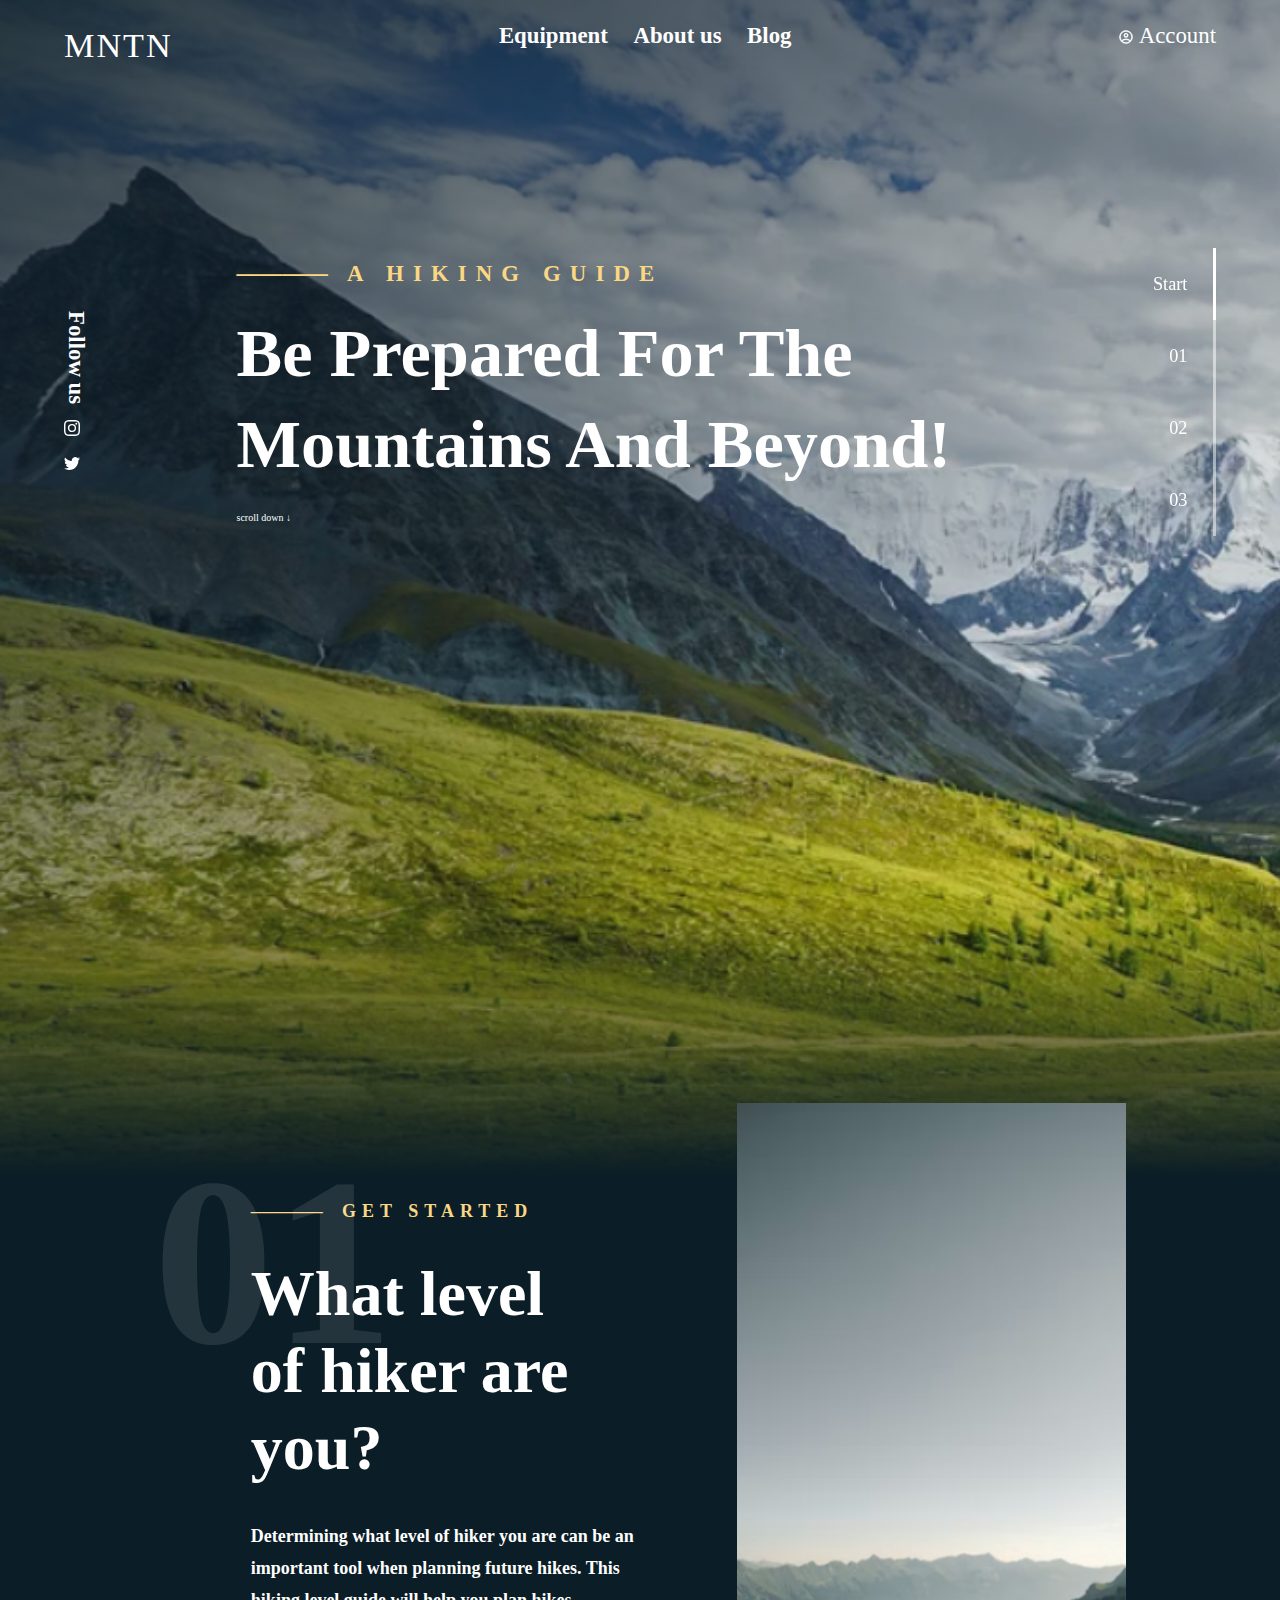
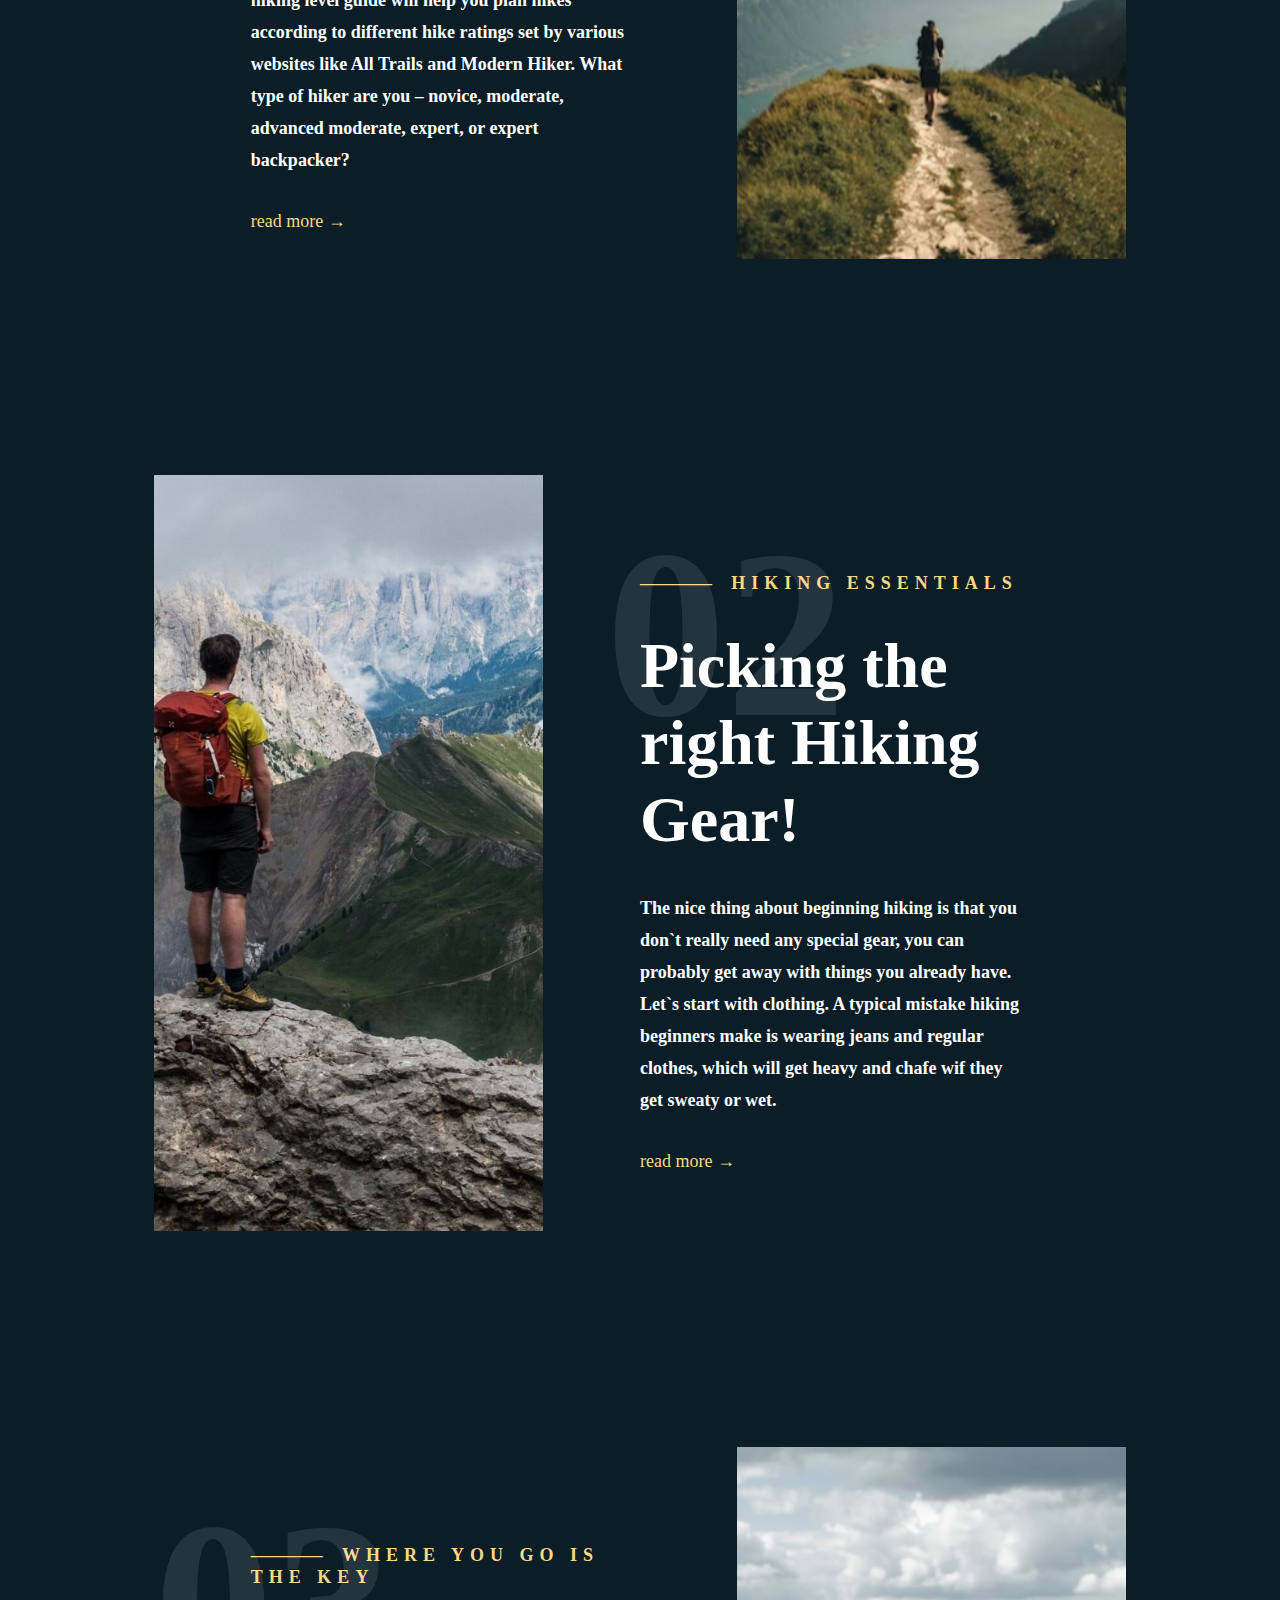
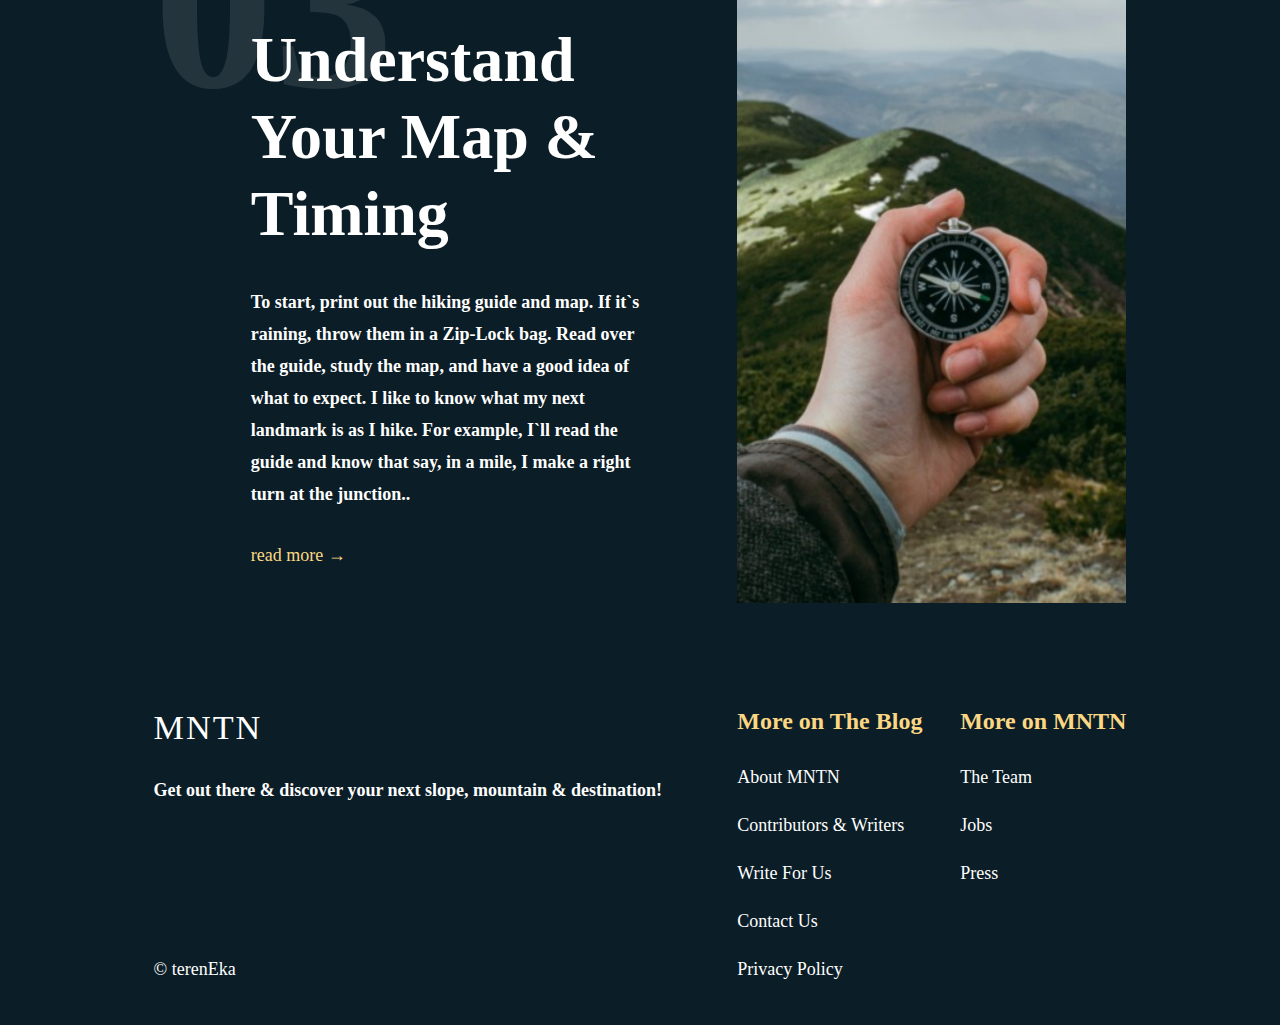
<file: index.html>
<!DOCTYPE html>
<html lang="en">

<head>
  <meta charset="UTF-8">
  <meta name="viewport" content="width=device-width, initial-scale=1.0">
  <link rel="stylesheet" href="./styles/normalize.css">
  <link rel="stylesheet" href="./styles/style.css">
  <title>Hiking guide</title>
</head>

<body class="page">
  <header class="header">
    <div class="header__block header__block_line_first">
      <p class="logo">mntn</p>
      <nav>
        <ul class="header__nav-links list">
          <li><a class="link header__nav-link" href="#">Equipment</a></li>
          <li><a class="link header__nav-link" href="#">About us</a></li>
          <li><a class="link header__nav-link" href="#">Blog</a></li>
        </ul>
      </nav>
      <a class="link header__account-link" href="#">
        <span class="header__account-icon"></span>Account
      </a>
    </div>
    <div class="header__block header__block_line_second">
      <div class="header__social">
        <h3 class="header__social-title">Follow us</h3>
        <ul class="header__social-list list">
          <li>
            <img class="header__social-icon" src="./images/instagram.svg" alt="instagram">
          </li>
          <li>
            <img class="header__social-icon" src="./images/twirer.svg" alt="twirer">
          </li>
        </ul>
      </div>
      <div class="header__title-box">
        <h1 class="header__title">
          <span class="page__dash">&mdash;&mdash;&mdash;&mdash;</span>A Hiking guide
        </h1>
        <p class="header__subtitle">
          Be prepared for the Mountains and beyond!
        </p>
        <a class="link header__scroll-link" href="#">scroll down &darr;</a>
      </div>
      <div class="header__slider">
        <ul class="header__slider-list list">
          <li class="header__slider-point header__slider-point_active">Start</li>
          <li class="header__slider-point">01</li>
          <li class="header__slider-point">02</li>
          <li class="header__slider-point">03</li>
        </ul>
      </div>
    </div>
  </header>

  <main class="content">
    <!-- start -->
    <section class="chapter content__chapter chapter_text-position_left">
      <div class="chapter__info-block">
        <p class="chapter__number chapter__number_position_left">01</p>
        <h2 class="chapter__title">
          <span class="page__dash">&mdash;&mdash;&mdash;&mdash;</span>Get started
        </h2>
        <p class="chapter__subtitle">
          What level of hiker are you?
        </p>
        <p class="chapter__text">
          Determining what level of hiker you are can be an important tool
          when planning future hikes. This hiking level guide will help
          you plan hikes according to different hike ratings set by various
          websites like All Trails and Modern Hiker. What type of hiker are
          you – novice, moderate, advanced moderate, expert, or expert backpacker?
        </p>
        <a class="link chapter__link" href="#">read more &#8594;</a>
      </div>
      <div class="chapter__img chapter__img_name_start"></div>
    </section>
    <!-- essentials -->
    <section class="chapter content__chapter chapter_text-position_right">
      <div class="chapter__info-block">
        <p class="chapter__number chapter__number_position_right">02</p>
        <h2 class="chapter__title">
          <span class="page__dash">&mdash;&mdash;&mdash;&mdash;</span>Hiking Essentials
        </h2>
        <p class="chapter__subtitle">
          Picking the right Hiking Gear!
        </p>
        <p class="chapter__text">
          The nice thing about beginning hiking is that you don`t really need
          any special gear, you can probably get away with things you already
          have. Let`s start with clothing. A typical mistake hiking beginners
          make is wearing jeans and regular clothes, which will get heavy and
          chafe wif they get sweaty or wet.
        </p>
        <a class="link chapter__link" href="#">read more &#8594;</a>
      </div>
      <div class="chapter__img chapter__img_name_essentials"></div>
    </section>
    <!-- where -->
    <section class="chapter content__chapter chapter_text-position_left">
      <div class="chapter__info-block">
        <p class="chapter__number chapter__number_position_left">03</p>
        <h2 class="chapter__title">
          <span class="page__dash">&mdash;&mdash;&mdash;&mdash;</span>where you go is the key
        </h2>
        <p class="chapter__subtitle">
          Understand Your Map & Timing
        </p>
        <p class="chapter__text">
          To start, print out the hiking guide and map. If it`s raining,
          throw them in a Zip-Lock bag. Read over the guide, study the
          map, and have a good idea of what to expect. I like to know
          what my next landmark is as I hike. For example, I`ll read the
          guide and know that say, in a mile, I make a right turn at the
          junction..
        </p>
        <a class="link chapter__link" href="#">read more &#8594;</a>
      </div>
      <div class="chapter__img chapter__img_name_where"></div>
    </section>
  </main>
  <footer class="footer">
    <div class="footer__column footer__column_content_copyright">
      <div>
        <p class="logo">mntn</p>
        <p class="footer__column-copyright-text">
          Get out there & discover your next slope, mountain & destination!
        </p>
      </div>
      <p class="footer__author">&copy; terenEka</p>
    </div>
    <div class="footer__columns-wrapper">
      <div class="footer__column footer__column_content_blog">
        <h3 class="footer__column-heading">More on The Blog</h3>
        <nav>
          <ul class="list footer__column-links">
            <li>
              <a class="link footer__column-link" href="#">About MNTN</a>
            </li>
            <li>
              <a class="link footer__column-link" href="#">Contributors & Writers</a>
            </li>
            <li>
              <a class="link footer__column-link" href="#">Write For Us</a>
            </li>
            <li>
              <a class="link footer__column-link" href="#">Contact Us</a>
            </li>
            <li>
              <a class="link footer__column-link" href="#">Privacy Policy</a>
            </li>
          </ul>
        </nav>
      </div>
      <div class="footer__column footer__column_content_info">
        <h3 class="footer__column-heading">More on MNTN</h3>
        <nav>
          <ul class="list link footer__column-links">
            <li>
              <a class="link footer__column-link" href="#">The Team</a>
            </li>
            <li>
              <a class="link footer__column-link" href="#">Jobs</a>
            </li>
            <li>
              <a class="link footer__column-link" href="#">Press</a>
            </li>
          </ul>
        </nav>
      </div>
    </div>
  </footer>


</body>

</html>
</file>
<file: styles/style.css>
:root {
  --yellow: #fbd784;
}

html {
  font-size: 62.5%;
}

.page {
  background-color: #0b1d26;
  box-shadow: 0px 0px 100px rgba(0, 0, 0, 0.2);
  color: white;
  font-family: "Chronicle Display";
  background-image: linear-gradient(
      180deg,
      rgba(11, 29, 38, 0) 0%,
      #0b1d26 61.38%
    ),
    linear-gradient(330.24deg, rgba(11, 29, 38, 0) 31.06%, #0b1d26 108.93%),
    url(../images/mountains.png);
  background-repeat: no-repeat, no-repeat, no-repeat;
  background-size: 100% 50vh, 100% 150vh, auto 150vh;
  background-position: 0 100vh, 0 0, left -100px;
  padding: 2.5vh 0 4.5vh;
}

.logo {
  margin: 0;
  text-transform: uppercase;
  line-height: calc(2rem + 2vw);
  letter-spacing: calc(0.1rem + 0.2vw);
  letter-spacing: 2px;
  font-size: calc(1.5rem + 1.5vw);
}

.link {
  color: white;
  text-decoration: none;
  font-family: "Gilroy";
}

.list {
  margin: 0;
  padding: 0;
  list-style: none;
}

.page__dash {
  margin-right: 1.5vw;
  letter-spacing: 0;
}

.header {
  width: 90vw;
  margin: auto;
  height: 100vh;
}

.header__block {
  display: flex;
  justify-content: space-between;
}

.header__block_line_first {
}

.header__nav-links {
  display: flex;
  justify-content: space-between;
  /* gap: 40px; */
  gap: 2vw;
}

.header__nav-link {
  font-style: normal;
  font-weight: 700;
  font-size: calc(1rem + 1vw);
  line-height: calc(1.1rem + 1.1vw);
}

.header__account-link {
  font-size: calc(1rem + 1vw);
  line-height: calc(1.1rem + 1.1vw);
}

.header__account-icon {
  background-image: url(../images/cart.png);
  background-size: 1.25vw;
  display: inline-block;
  width: 1.25vw;
  height: 1.25vw;
  vertical-align: middle;
  margin-right: 0.4vw;
}

.header__block_line_second {
  margin-top: 20vh;
  align-items: center;
}

.header__social {
  position: relative;
}
.header__social-title {
  margin: 0;
  font-style: normal;
  font-weight: 700;
  font-size: calc(1rem + 1vw);
  line-height: calc(1.1rem + 1.1vw);
  writing-mode: vertical-rl;
  margin-bottom: 1.25vw;
}

.header__social-list {
  display: flex;
  flex-direction: column;
  gap: 1.25vw;
}

.header__social-icon {
  width: 1.25vw;
  height: 1.25vw;
}

.header__title-box {
  max-width: 60vw;
  display: flex;
  flex-direction: column;
  gap: 1.7vw;
}

.header__title {
  margin: 0;
  color: var(--yellow);
  font-style: normal;
  font-weight: 800;
  font-size: 18px;
  font-size: calc(1rem + 1vw);
  line-height: calc(1.1rem + 1.1vw);
  letter-spacing: calc(0.4rem + 0.4vw);
  text-transform: uppercase;
}

.header__subtitle {
  margin: 0;
  font-style: normal;
  font-weight: 600;
  font-size: calc(3rem + 3vw);
  line-height: calc(4rem + 4vw);
  text-transform: capitalize;
}

.header__scroll-link {
}

.header__slider {
}

.header__slider-list {
  width: 5vw;
  height: 32vh;
  filter: drop-shadow(0px 0px 100px rgba(0, 0, 0, 0.2)); /* тень */
  display: flex;
  flex-direction: column;
  align-items: flex-end;
}

.header__slider-point {
  height: 8vh;
  font-size: calc(0.8rem + 0.8vw);
  border-right: 3px solid rgba(255, 255, 255, 0.5);
  box-sizing: border-box;
  display: flex;
  align-items: center;
  padding-right: 2vw;
}

.header__slider-point_active {
  border-right-color: white;
}

.content {
  width: 76%;
  height: 300vh;
  margin: 20vh auto 0;
  display: flex;
  flex-direction: column;
  gap: 8%;
}
.chapter {
  position: relative;
  display: flex;
  height: 28%;
}
.content__chapter {
}

.chapter_text-position_left {
}

.chapter_text-position_right {
  flex-direction: row-reverse;
}

.chapter__info-block {
  width: 60%;
  padding: 10%;
  box-sizing: border-box;
  overflow: hidden;
  display: flex;
  flex-direction: column;
  gap: 6%;
}

.chapter__number {
  width: 275px;
  height: 240px;
  margin: 0;
  position: absolute;
  font-family: "Gilroy";
  font-style: normal;
  font-weight: 700;
  font-size: 240px;
  line-height: 240px;
  opacity: 0.1;
}

.chapter__number_position_left {
  left: 0%;
  right: 83.58%;
  top: 5.28%;
  bottom: 61.39%;
}

.chapter__number_position_right {
  left: 46.51%;
  right: 34.68%;
  top: 5.28%;
  bottom: 61.39%;
}

.chapter__title {
  margin: 0;
  font-family: "Gilroy";
  font-style: normal;
  font-weight: 800;
  font-size: 18px;
  line-height: 22px;
  letter-spacing: 6px;
  text-transform: uppercase;
  color: var(--yellow);
}

.chapter__subtitle {
  margin: 0;
  width: 90%;
  font-style: normal;
  font-weight: 600;
  font-size: 64px;
  line-height: 77px;
}

.chapter__text {
  margin: 0;
  font-style: normal;
  font-weight: 700;
  font-size: 18px;
  line-height: 32px;
}

.chapter__link {
  color: var(--yellow);
  font-size: 18px;
  line-height: 22px;
}

.chapter__img {
  width: 40%;
  height: 100%;
  background-size: cover;
  background-position: center;
  position: relative;
  z-index: 1;
}
.chapter__img_name_start {
  background-image: url(../images//01.png);
}

.chapter__img_name_essentials {
  background-image: url(../images/02.png);
}

.chapter__img_name_where {
  background-image: url(../images//03.png);
}

.footer {
  width: 76%;
  margin: 8% auto 0;
  min-height: 6%;
  display: flex;
}

.footer__column {
}

.footer__columns-wrapper {
  width: 40%;
  display: flex;
  justify-content: space-between;
}

.footer__column_content_copyright {
  width: 60%;
  display: flex;
  flex-direction: column;
  justify-content: space-between;
}

.footer__column-copyright-text {
  margin: 24px 0 0;
  font-family: "Gilroy";
  font-style: normal;
  font-weight: 700;
  font-size: 18px;
  line-height: 32px;
}

.footer__author {
  margin: 0;
  font-family: "Gilroy";
  font-style: normal;
  font-weight: 500;
  font-size: 18px;
  line-height: 32px;
}

.footer__column-heading {
  margin: 0;
  font-family: "Gilroy";
  font-style: normal;
  font-weight: 700;
  font-size: 24px;
  line-height: 32px;
  color: var(--yellow);
  margin-bottom: 24px;
}
.footer__column-links {
  display: flex;
  flex-direction: column;
  gap: 16px;
}
.footer__column-link {
  font-size: 18px;
  line-height: 32px;
}

.footer__column_content_info {
}
</file>
